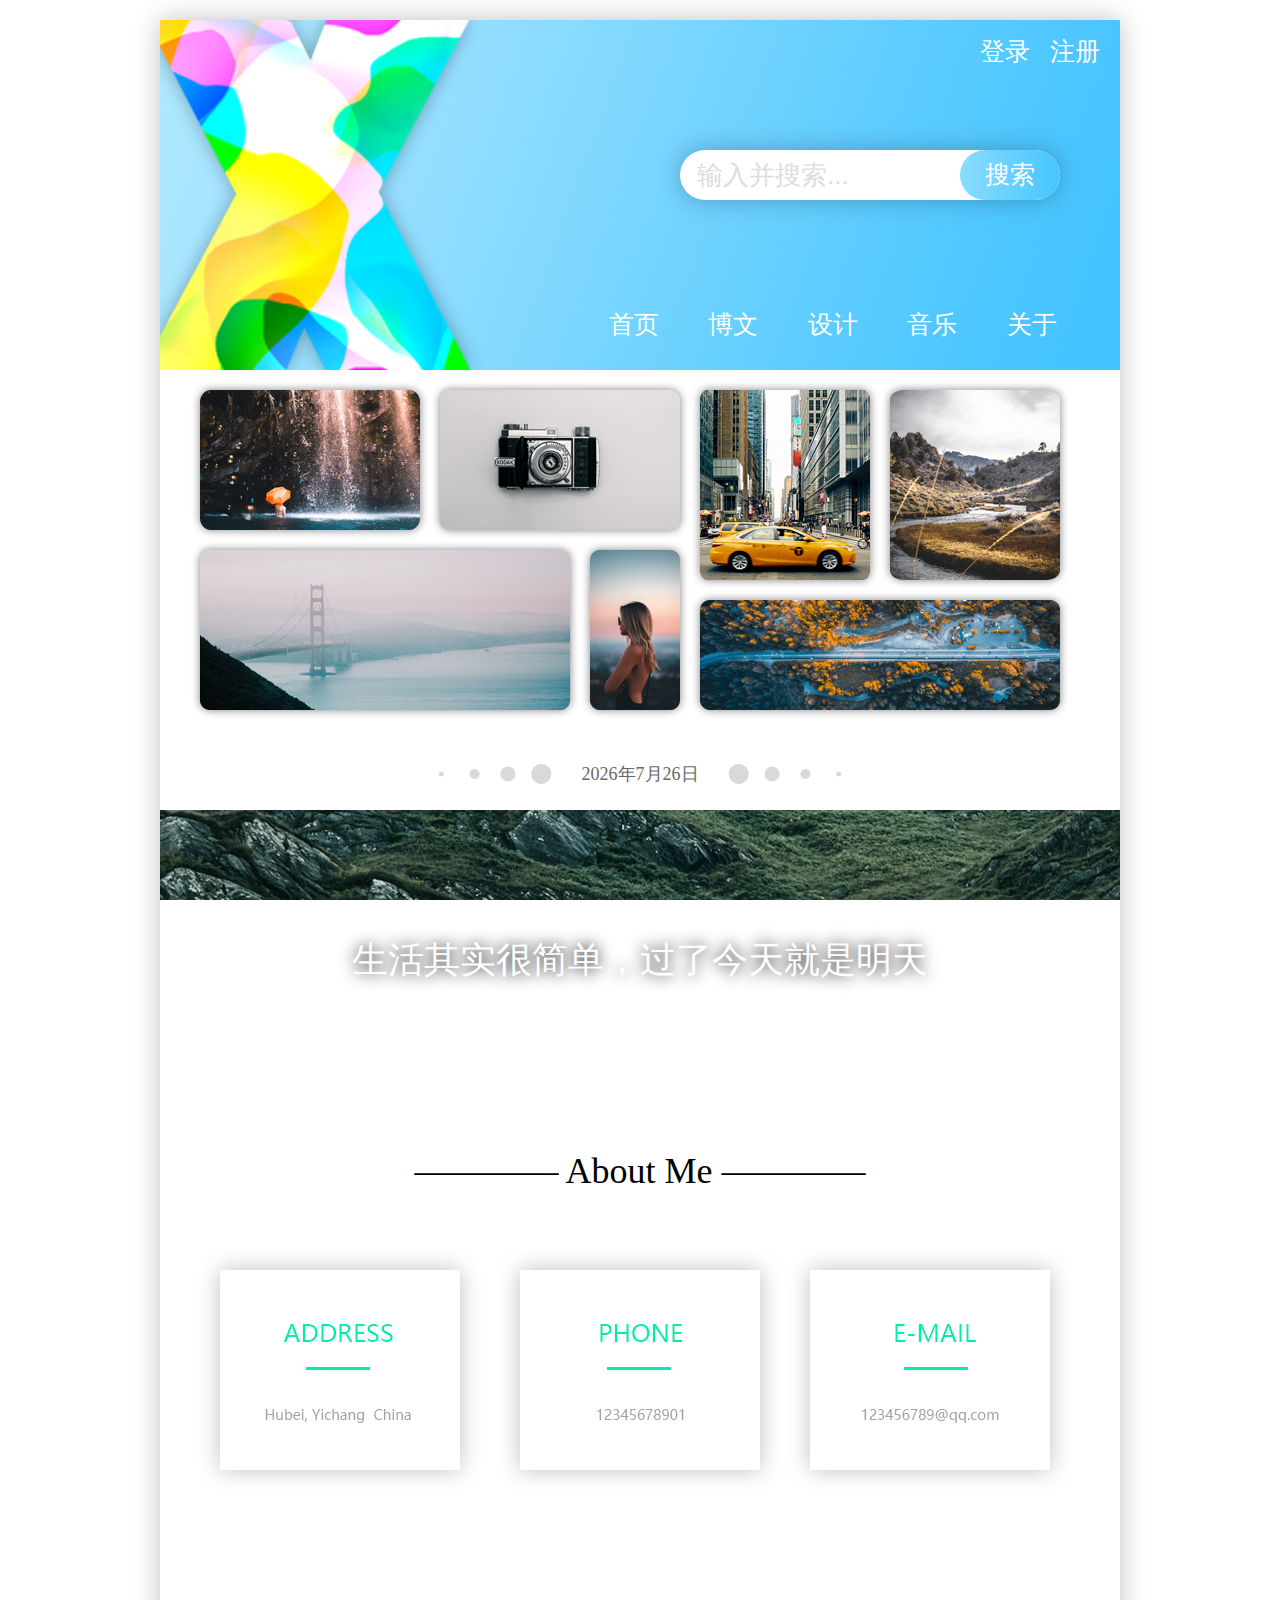
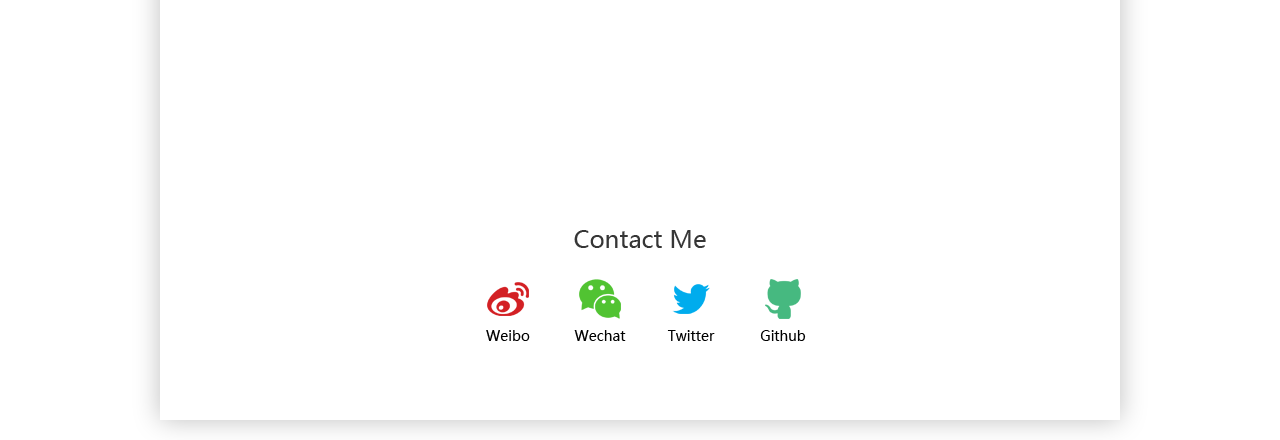
<file: BlogDemo/index.html>
<!DOCTYPE html>
<html>
	<link rel="stylesheet" type="text/css" href="css/public.css" />
	<link rel="stylesheet" type="text/css" href="css/index.css" />
	<script src="js/public.js" type="text/javascript" charset="utf-8"></script>

	<head>
		<meta charset="utf-8" />
		<title>我的主页</title>
		<link rel="shortcut icon" href="img/icon.png" />
	</head>

	<body>
		<div id="bg">
			<div id="head">
				<div id="login">
					<a href="login/">登录</a>
					&nbsp;&nbsp;&nbsp;
					<a href="login/">注册</a>
				</div>
				<div id="logo">
				</div>
				<div id="inputbox">
					<input type="text" id="input" placeholder="输入并搜索..." />
					<div id="searchbtn">
						<a href="javascript:void(0)" onclick="cleanText('input')">搜索</a>
					</div>
				</div>
				<table id="banner">
					<tr>
						<td>
							首页
						</td>
						<td>
							<a href="blog/">博文</a>
						</td>
						<td>
							<a href="#">设计</a>
						</td>
						<td>
							<a href="#">音乐</a>
						</td>
						<td>
							<a href="#">关于</a>
						</td>
					</tr>
				</table>
			</div>
			<div id="imgbox">
			</div>
			<div id="data_tip">
				<script type="text/javascript">
					var date_now = new Date;
					var m = date_now.getMonth() + 1;
					document.write(date_now.getFullYear() + "年" + m + "月" + date_now.getDate() + "日");
				</script>
			</div>
			<div class="activebg firstbg">
				<div id="tip1">
					生活其实很简单，过了今天就是明天
				</div>
			</div>
			<div id="aboutme">
				———— About Me ————
			</div>
			<div id="info">
			</div>
			<div class="activebg secondbg">
				<div id="tip2">
					Design comes from life <br> 设计源于生活
				</div>
			</div>
			<div id="contact_me">
			</div>
		</div>
		<div id="player">
			<iframe frameborder="no" border="0" marginwidth="0" marginheight="0" width=280 height=86 src="https://music.163.com/outchain/player?type=2&id=27566017&auto=1&height=66"></iframe>
		</div>
	</body>

</html>
</file>
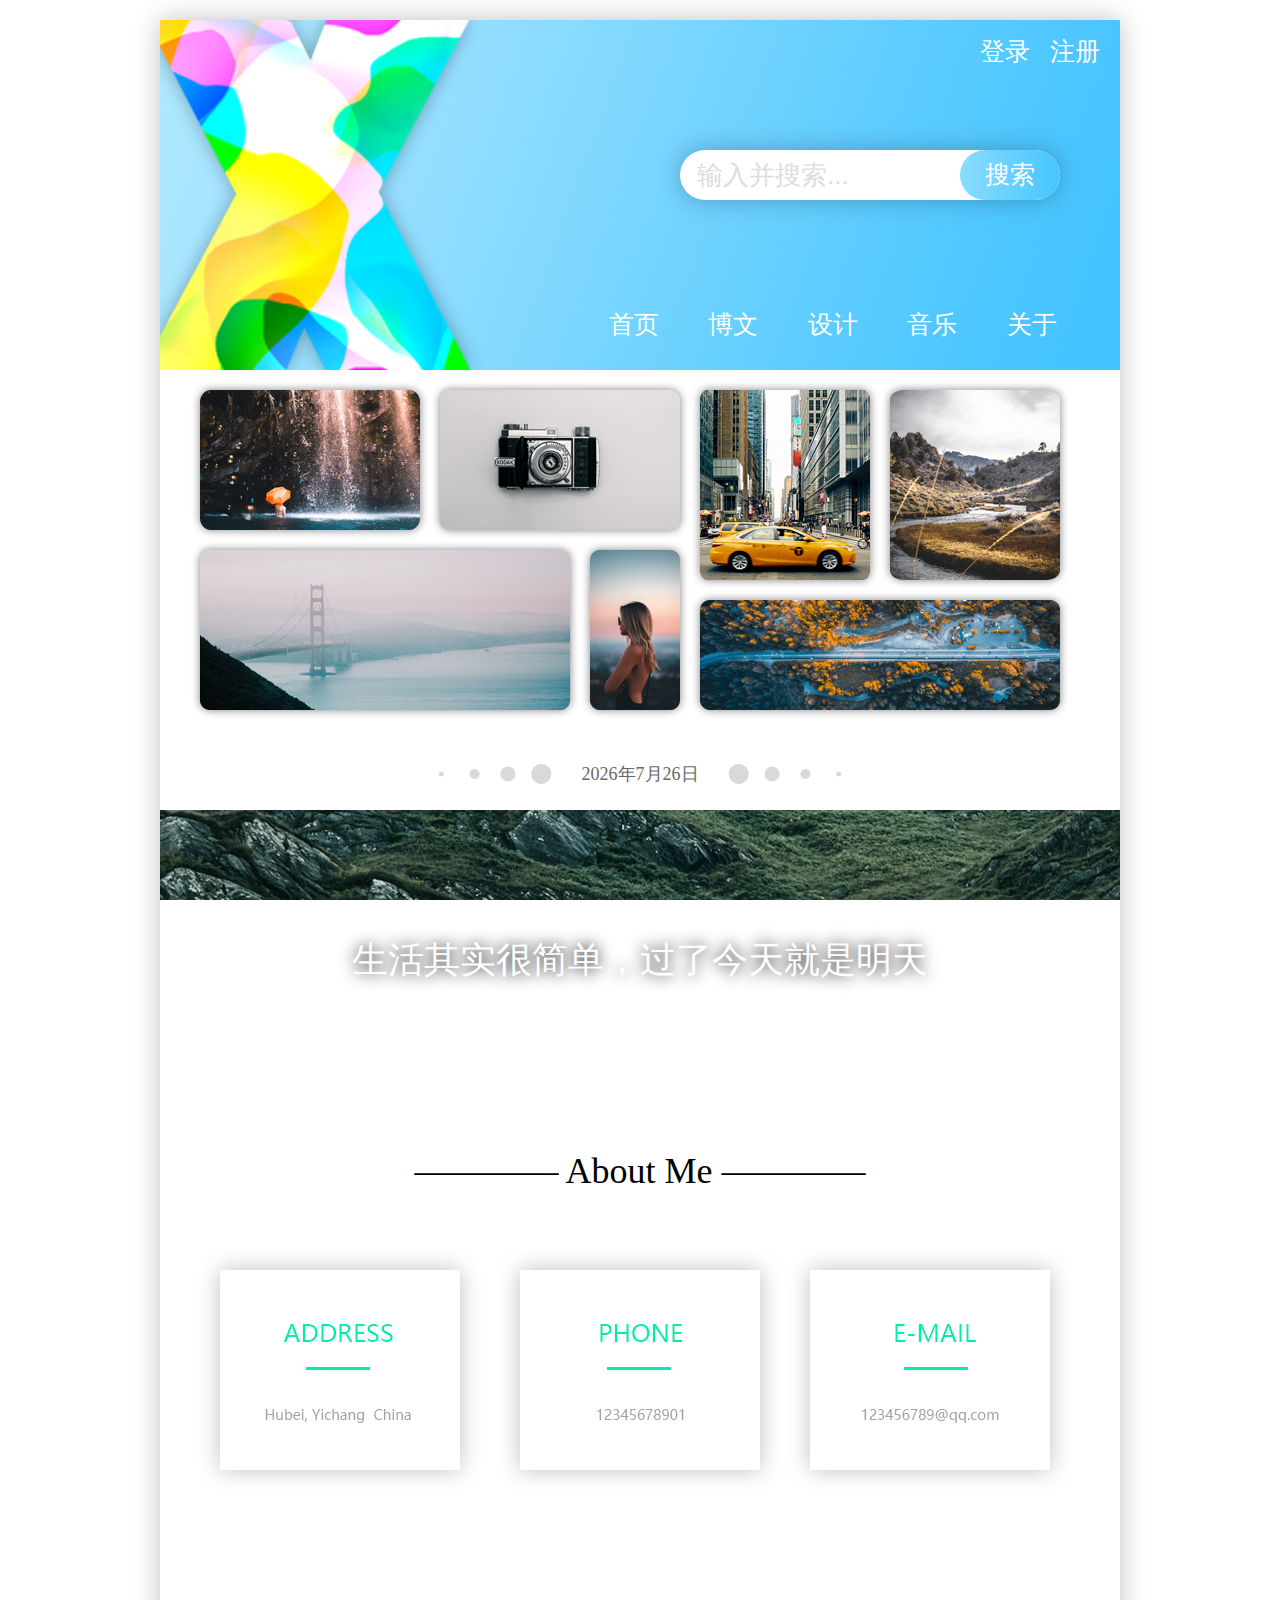
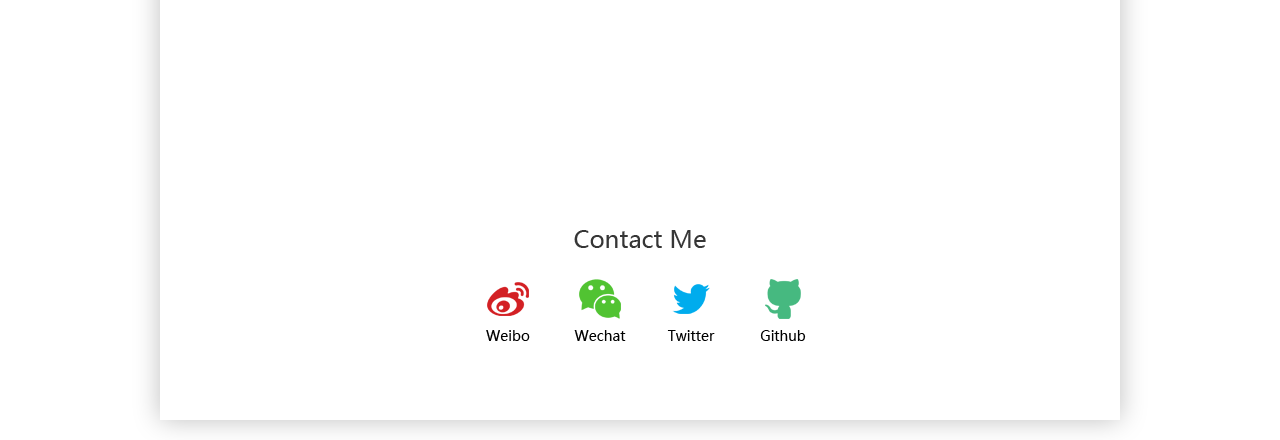
<file: blogdemo/index.html>
<!DOCTYPE html>
<html>
	<link rel="stylesheet" type="text/css" href="css/public.css" />
	<link rel="stylesheet" type="text/css" href="css/index.css" />
	<script src="js/public.js" type="text/javascript" charset="utf-8"></script>

	<head>
		<meta charset="utf-8" />
		<title>我的主页</title>
		<link rel="shortcut icon" href="img/icon.png" />
	</head>

	<body>
		<div id="bg">
			<div id="head">
				<div id="login">
					<a href="login.html">登录</a>
					&nbsp;&nbsp;&nbsp;
					<a href="login.html">注册</a>
				</div>
				<div id="logo">
				</div>
				<div id="inputbox">
					<input type="text" id="input" placeholder="输入并搜索..." />
					<div id="searchbtn">
						<a href="javascript:void(0)" onclick="cleanText('input')">搜索</a>
					</div>
				</div>
				<table id="banner">
					<tr>
						<td>
							首页
						</td>
						<td>
							<a href="blog.html">博文</a>
						</td>
						<td>
							<a href="#">设计</a>
						</td>
						<td>
							<a href="#">音乐</a>
						</td>
						<td>
							<a href="#">关于</a>
						</td>
					</tr>
				</table>
			</div>
			<div id="imgbox">
			</div>
			<div id="data_tip">
				<script type="text/javascript">
					var date_now = new Date;
					var m = date_now.getMonth() + 1;
					document.write(date_now.getFullYear() + "年" + m + "月" + date_now.getDate() + "日");
				</script>
			</div>
			<div class="activebg firstbg">
				<div id="tip1">
					生活其实很简单，过了今天就是明天
				</div>
			</div>
			<div id="aboutme">
				———— About Me ————
			</div>
			<div id="info">
			</div>
			<div class="activebg secondbg">
				<div id="tip2">
					Design comes from life <br> 设计源于生活
				</div>
			</div>
			<div id="contact_me">
			</div>
		</div>
		<div id="player">
			<iframe frameborder="no" border="0" marginwidth="0" marginheight="0" width=280 height=86 src="http://music.163.com/outchain/player?type=2&id=27566017&auto=1&height=66"></iframe>
		</div>
	</body>

</html>
</file>
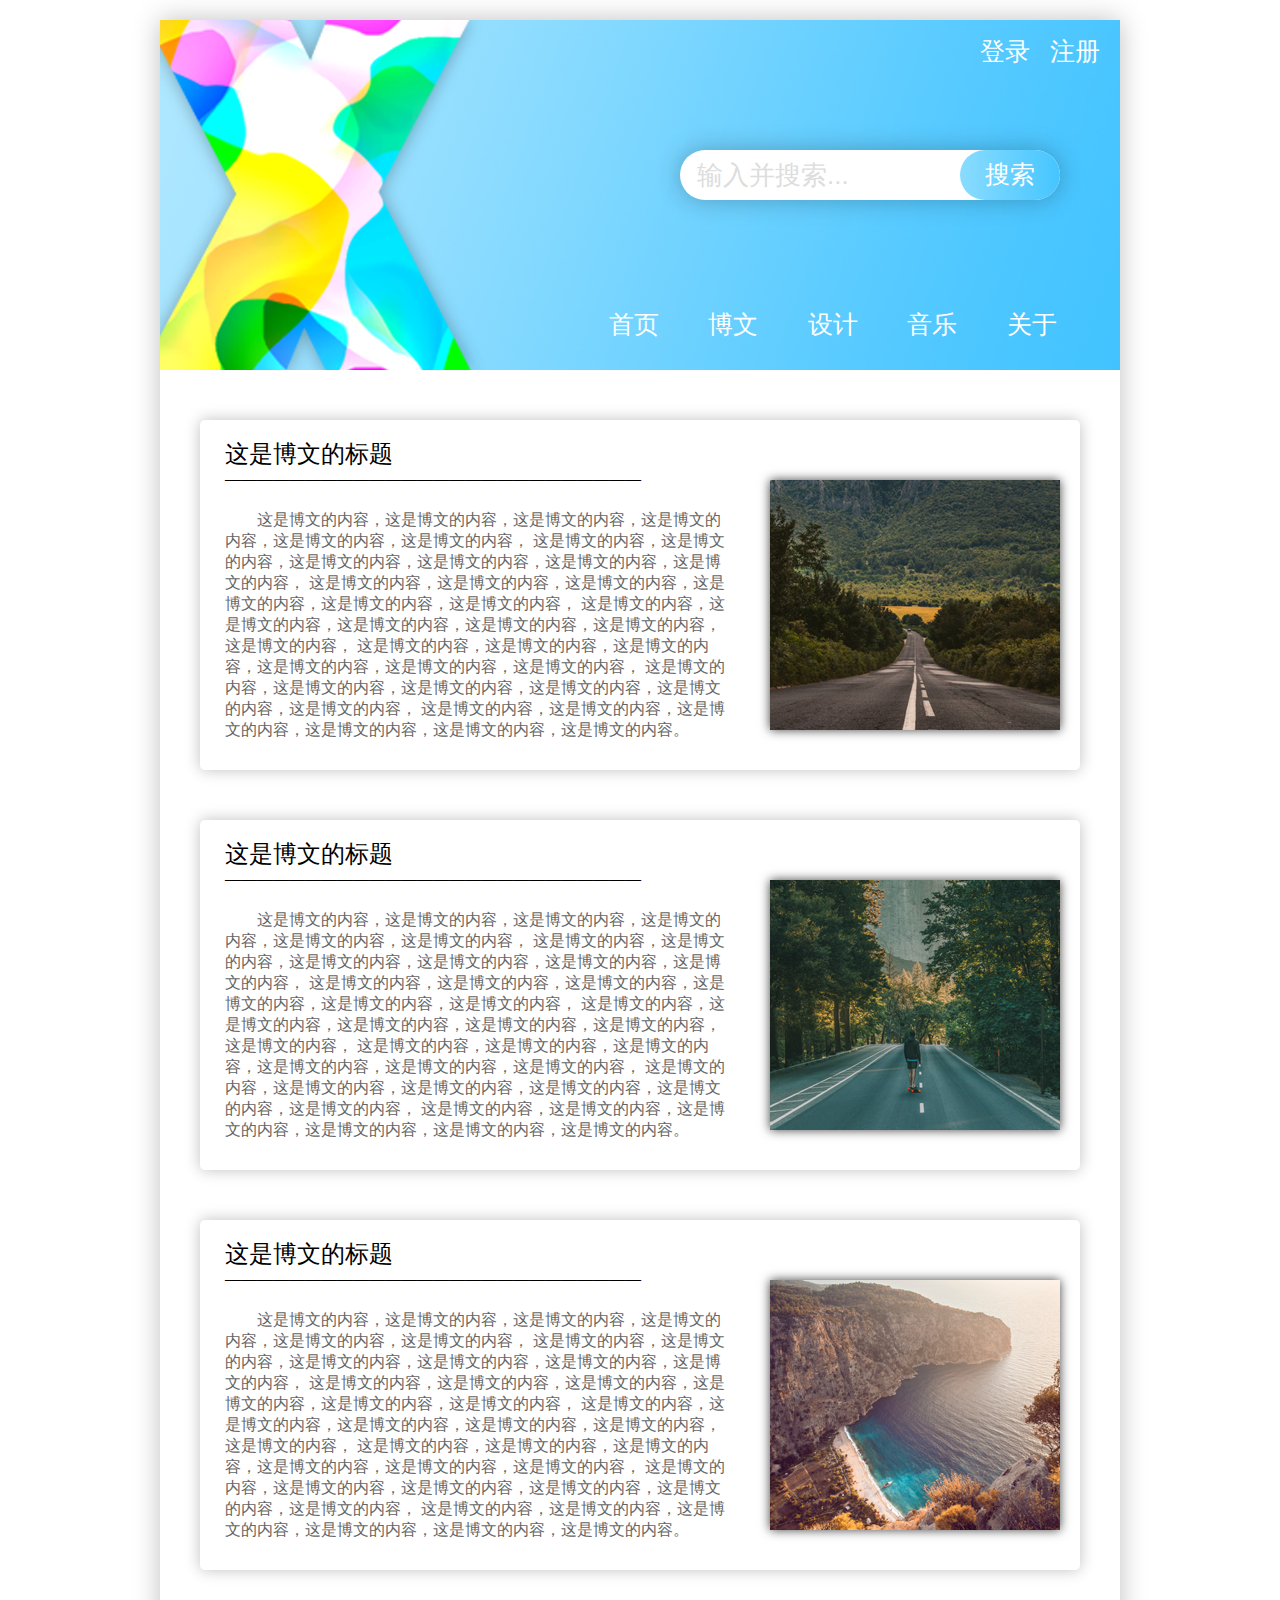
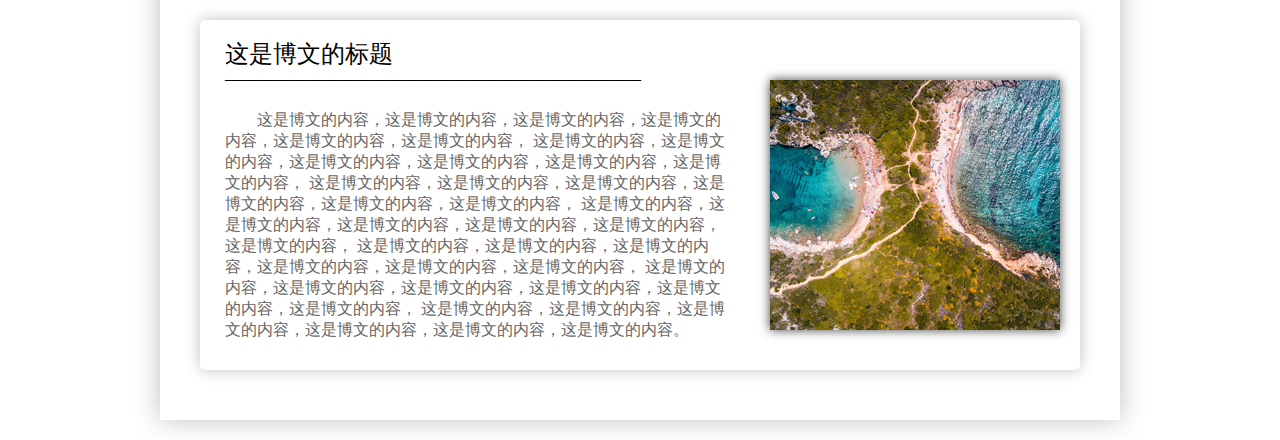
<file: BlogDemo/blog/index.html>
<!DOCTYPE html>
<html>
	<link rel="stylesheet" type="text/css" href="../css/blog.css"/>
	<link rel="stylesheet" type="text/css" href="../css/public.css" />
	<script src="../js/public.js" type="text/javascript" charset="utf-8"></script>

	<head>
		<meta charset="utf-8" />
		<title>我的博文</title>
		<link rel="shortcut icon" href="../img/icon.png" />
	</head>

	<body>
		<div id="bg">
			<div id="head">
				<div id="login">
					<a href="../login/index.html">登录</a>
					&nbsp;&nbsp;&nbsp;
					<a href="../login/index.html">注册</a>
				</div>
				<div id="logo">
				</div>
				<div id="inputbox">
					<input type="text" id="input" placeholder="输入并搜索..." />
					<div id="searchbtn">
						<a href="javascript:void(0)" onclick="cleanText('input')">搜索</a>
					</div>
				</div>
				<table id="banner">
					<tr>
						<td>
							<a href="../index.html">首页</a>
						</td>
						<td>
							博文
						</td>
						<td>
							<a href="#">设计</a>
						</td>
						<td>
							<a href="#">音乐</a>
						</td>
						<td>
							<a href="#">关于</a>
						</td>
					</tr>
				</table>
			</div>
			<div class="container box1">
				<div class="title">
					<a href="#">这是博文的标题</a><br />
					——————————————————————————
				</div>
				<div class="content">
					这是博文的内容，这是博文的内容，这是博文的内容，这是博文的内容，这是博文的内容，这是博文的内容，
					这是博文的内容，这是博文的内容，这是博文的内容，这是博文的内容，这是博文的内容，这是博文的内容，
					这是博文的内容，这是博文的内容，这是博文的内容，这是博文的内容，这是博文的内容，这是博文的内容，
					这是博文的内容，这是博文的内容，这是博文的内容，这是博文的内容，这是博文的内容，这是博文的内容，
					这是博文的内容，这是博文的内容，这是博文的内容，这是博文的内容，这是博文的内容，这是博文的内容，
					这是博文的内容，这是博文的内容，这是博文的内容，这是博文的内容，这是博文的内容，这是博文的内容，
					这是博文的内容，这是博文的内容，这是博文的内容，这是博文的内容，这是博文的内容，这是博文的内容。
				</div>
				<div class="img img1">
				</div>
			</div>
			<div class="container box2">
				<div class="title">
					<a href="#">这是博文的标题</a><br />
					——————————————————————————
				</div>
				<div class="content">
					这是博文的内容，这是博文的内容，这是博文的内容，这是博文的内容，这是博文的内容，这是博文的内容，
					这是博文的内容，这是博文的内容，这是博文的内容，这是博文的内容，这是博文的内容，这是博文的内容，
					这是博文的内容，这是博文的内容，这是博文的内容，这是博文的内容，这是博文的内容，这是博文的内容，
					这是博文的内容，这是博文的内容，这是博文的内容，这是博文的内容，这是博文的内容，这是博文的内容，
					这是博文的内容，这是博文的内容，这是博文的内容，这是博文的内容，这是博文的内容，这是博文的内容，
					这是博文的内容，这是博文的内容，这是博文的内容，这是博文的内容，这是博文的内容，这是博文的内容，
					这是博文的内容，这是博文的内容，这是博文的内容，这是博文的内容，这是博文的内容，这是博文的内容。
				</div>
				<div class="img img2">
				</div>
			</div>
			<div class="container box3">
				<div class="title">
					<a href="#">这是博文的标题</a><br />
					——————————————————————————
				</div>
				<div class="content">
					这是博文的内容，这是博文的内容，这是博文的内容，这是博文的内容，这是博文的内容，这是博文的内容，
					这是博文的内容，这是博文的内容，这是博文的内容，这是博文的内容，这是博文的内容，这是博文的内容，
					这是博文的内容，这是博文的内容，这是博文的内容，这是博文的内容，这是博文的内容，这是博文的内容，
					这是博文的内容，这是博文的内容，这是博文的内容，这是博文的内容，这是博文的内容，这是博文的内容，
					这是博文的内容，这是博文的内容，这是博文的内容，这是博文的内容，这是博文的内容，这是博文的内容，
					这是博文的内容，这是博文的内容，这是博文的内容，这是博文的内容，这是博文的内容，这是博文的内容，
					这是博文的内容，这是博文的内容，这是博文的内容，这是博文的内容，这是博文的内容，这是博文的内容。
				</div>
				<div class="img img3">
				</div>
			</div>
			<div class="container box4">
				<div class="title">
					<a href="#">这是博文的标题</a><br />
					——————————————————————————
				</div>
				<div class="content">
					这是博文的内容，这是博文的内容，这是博文的内容，这是博文的内容，这是博文的内容，这是博文的内容，
					这是博文的内容，这是博文的内容，这是博文的内容，这是博文的内容，这是博文的内容，这是博文的内容，
					这是博文的内容，这是博文的内容，这是博文的内容，这是博文的内容，这是博文的内容，这是博文的内容，
					这是博文的内容，这是博文的内容，这是博文的内容，这是博文的内容，这是博文的内容，这是博文的内容，
					这是博文的内容，这是博文的内容，这是博文的内容，这是博文的内容，这是博文的内容，这是博文的内容，
					这是博文的内容，这是博文的内容，这是博文的内容，这是博文的内容，这是博文的内容，这是博文的内容，
					这是博文的内容，这是博文的内容，这是博文的内容，这是博文的内容，这是博文的内容，这是博文的内容。
				</div>
				<div class="img img4">
				</div>
			</div>
		</div>
	</body>

</html>
</file>
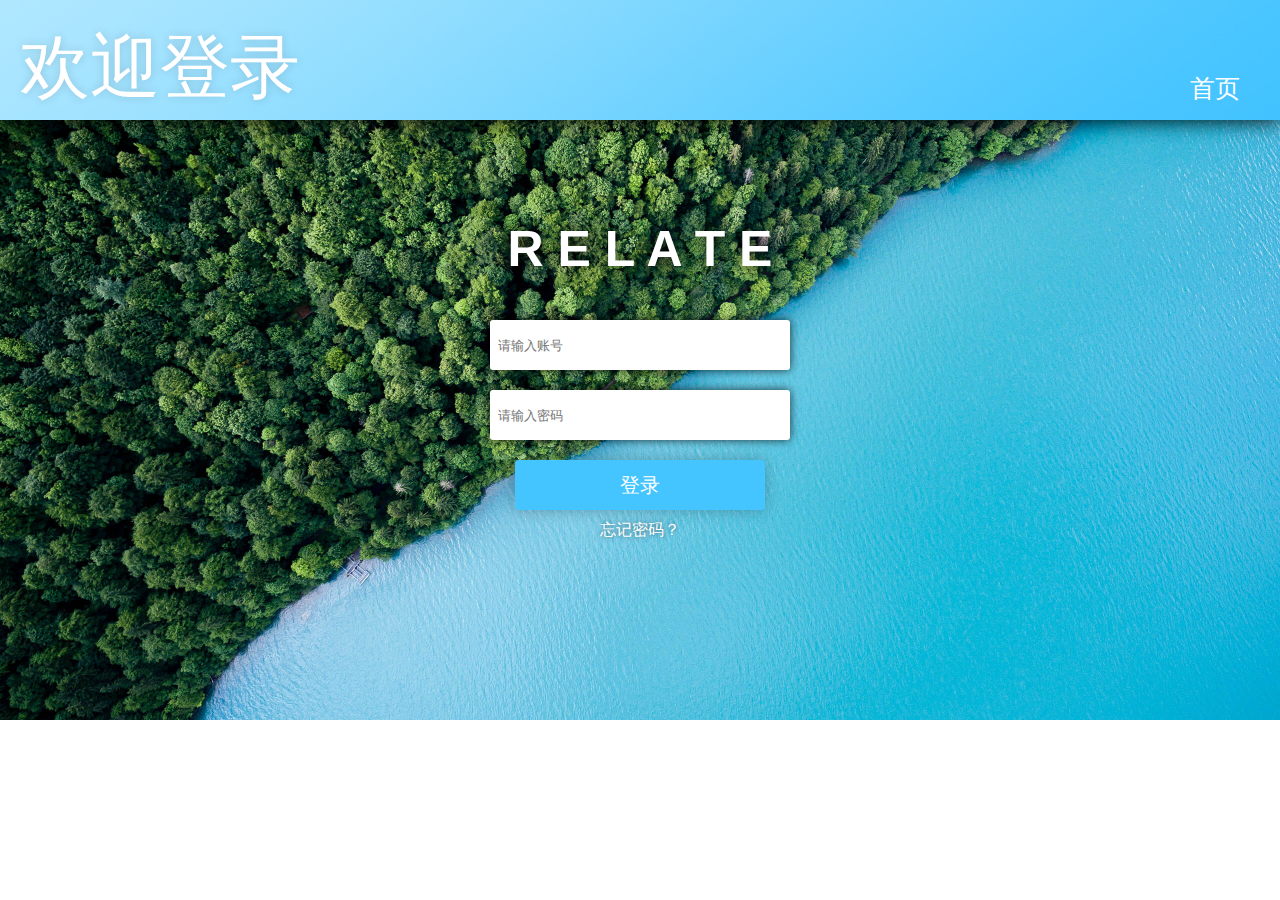
<file: BlogDemo/login/index.html>
<!DOCTYPE html>
<html>
	<link rel="stylesheet" type="text/css" href="../css/login.css"/>
	<script src="../js/login.js" type="text/javascript" charset="utf-8"></script>
	
	<head>
		<meta charset="UTF-8">
		<title>登录</title>
		<link rel="shortcut icon" href="../img/icon.png" />
	</head>
	<body>
		<div id="head">
			<div id="welcome">
				欢迎登录
			</div>
			<div id="back">
				<a href="../index.html">首页</a>
			</div>
		</div>
		<div id="main">
			<div id="tip">
				R E L A T E
			</div>
			<form action="" method="get">
				<div id="username">
					<input class="input_box" type="text" placeholder="请输入账号" name="username"/>
				</div>
				<div id="password">
					<input class="input_box" type="password" placeholder="请输入密码" name="password"/>
				</div>
				<button id="submit" type="submit" onmouseover="style1('submit')" onmouseleave="style2('submit')">登录</button>
			</form>
			<div id="lost_password">
				<a href="#">忘记密码？</a>
			</div>
		</div>
	</body>
</html>
</file>
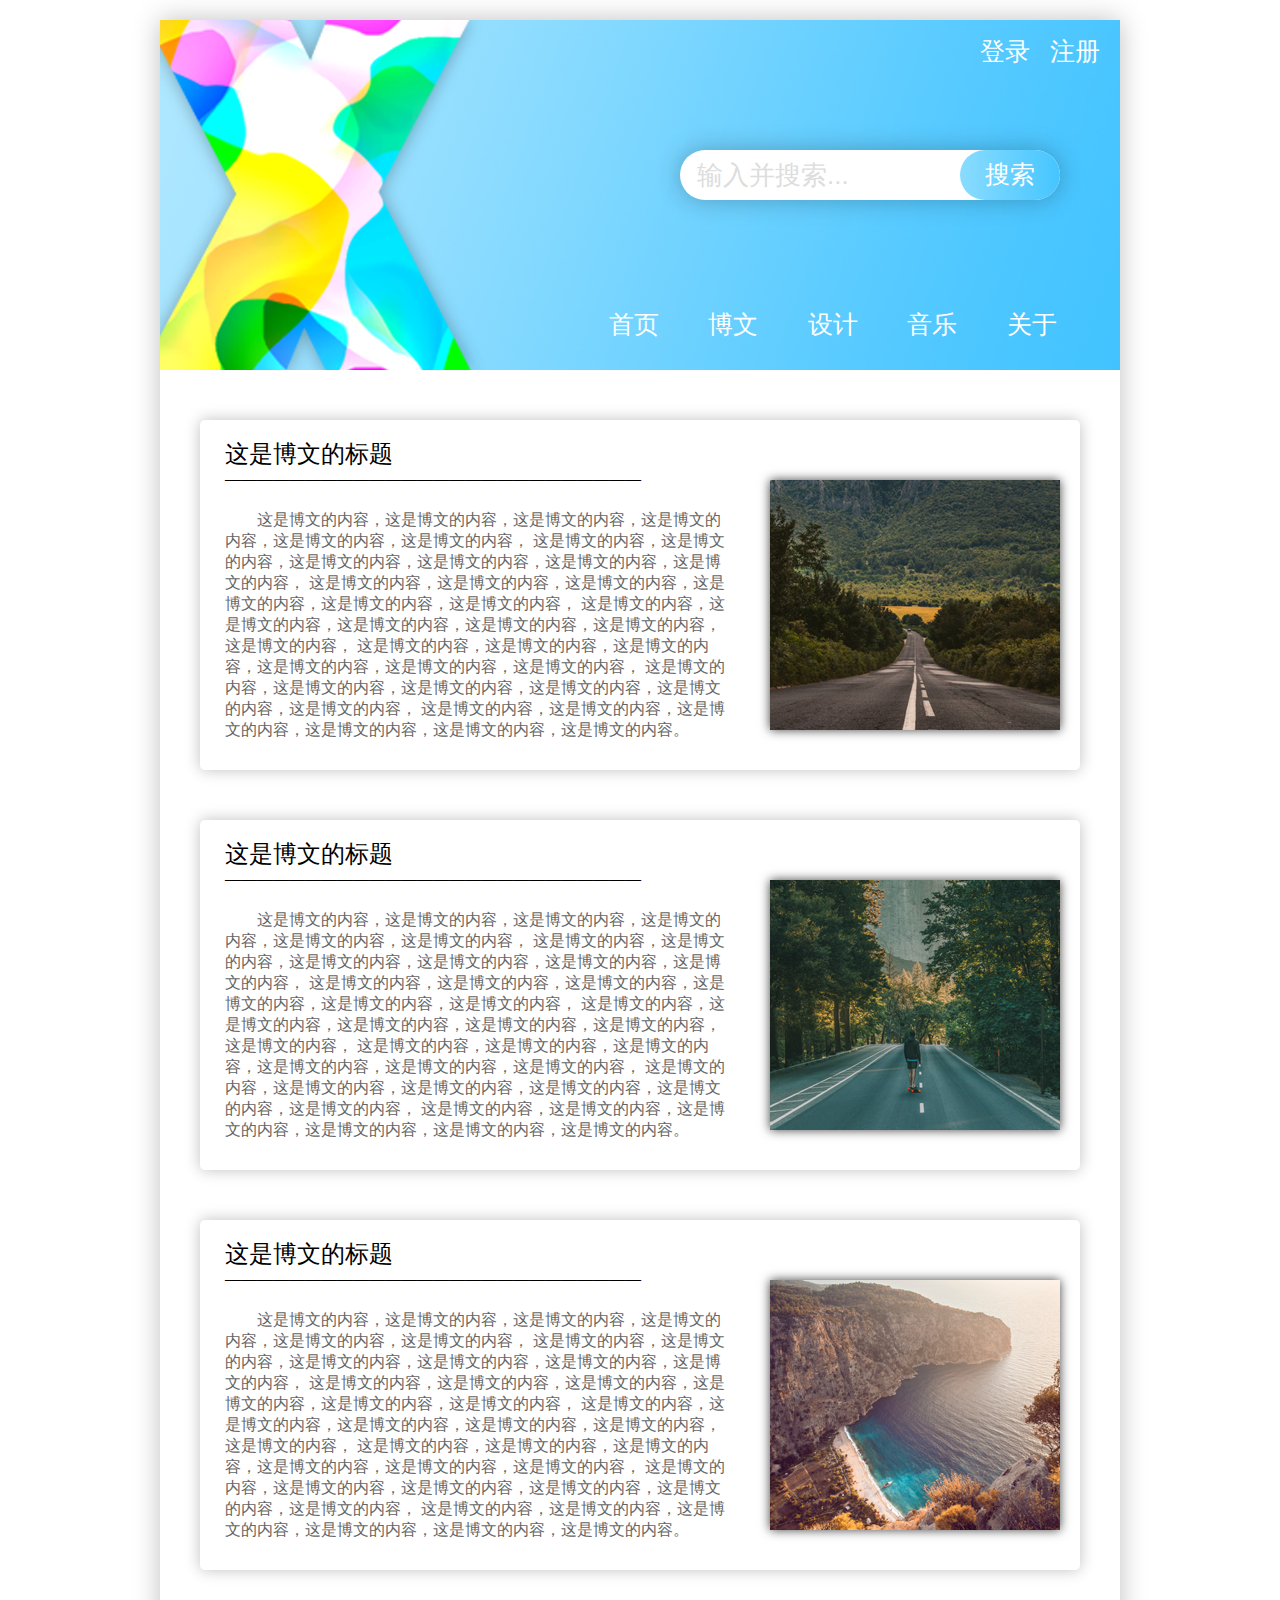
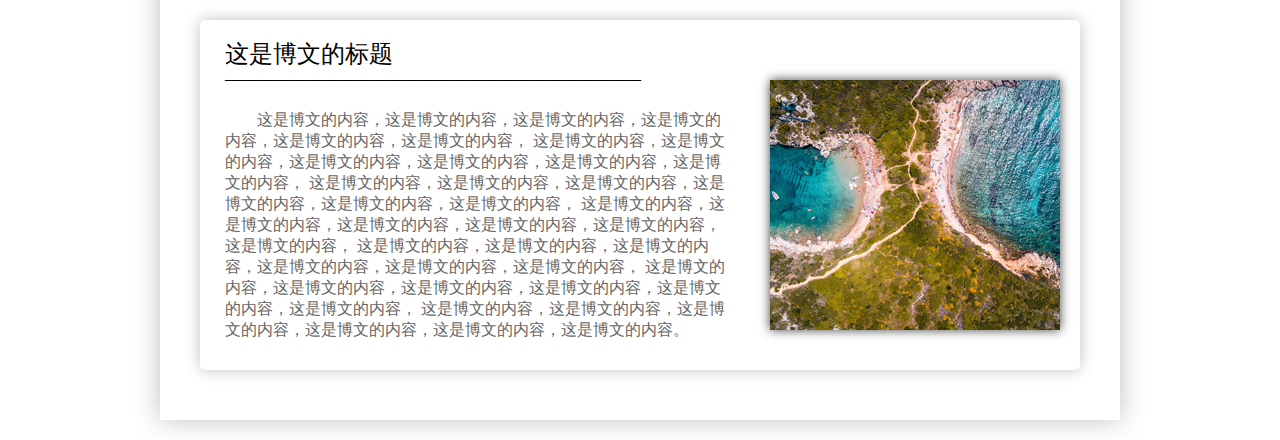
<file: blogdemo/blog.html>
<!DOCTYPE html>
<html>
	<link rel="stylesheet" type="text/css" href="css/blog.css"/>
	<link rel="stylesheet" type="text/css" href="css/public.css" />
	<script src="js/public.js" type="text/javascript" charset="utf-8"></script>

	<head>
		<meta charset="utf-8" />
		<title>我的博文</title>
		<link rel="shortcut icon" href="img/icon.png" />
	</head>

	<body>
		<div id="bg">
			<div id="head">
				<div id="login">
					<a href="login.html">登录</a>
					&nbsp;&nbsp;&nbsp;
					<a href="login.html">注册</a>
				</div>
				<div id="logo">
				</div>
				<div id="inputbox">
					<input type="text" id="input" placeholder="输入并搜索..." />
					<div id="searchbtn">
						<a href="javascript:void(0)" onclick="cleanText('input')">搜索</a>
					</div>
				</div>
				<table id="banner">
					<tr>
						<td>
							<a href="index.html">首页</a>
						</td>
						<td>
							博文
						</td>
						<td>
							<a href="#">设计</a>
						</td>
						<td>
							<a href="#">音乐</a>
						</td>
						<td>
							<a href="#">关于</a>
						</td>
					</tr>
				</table>
			</div>
			<div class="container box1">
				<div class="title">
					<a href="#">这是博文的标题</a><br />
					——————————————————————————
				</div>
				<div class="content">
					这是博文的内容，这是博文的内容，这是博文的内容，这是博文的内容，这是博文的内容，这是博文的内容，
					这是博文的内容，这是博文的内容，这是博文的内容，这是博文的内容，这是博文的内容，这是博文的内容，
					这是博文的内容，这是博文的内容，这是博文的内容，这是博文的内容，这是博文的内容，这是博文的内容，
					这是博文的内容，这是博文的内容，这是博文的内容，这是博文的内容，这是博文的内容，这是博文的内容，
					这是博文的内容，这是博文的内容，这是博文的内容，这是博文的内容，这是博文的内容，这是博文的内容，
					这是博文的内容，这是博文的内容，这是博文的内容，这是博文的内容，这是博文的内容，这是博文的内容，
					这是博文的内容，这是博文的内容，这是博文的内容，这是博文的内容，这是博文的内容，这是博文的内容。
				</div>
				<div class="img img1">
				</div>
			</div>
			<div class="container box2">
				<div class="title">
					<a href="#">这是博文的标题</a><br />
					——————————————————————————
				</div>
				<div class="content">
					这是博文的内容，这是博文的内容，这是博文的内容，这是博文的内容，这是博文的内容，这是博文的内容，
					这是博文的内容，这是博文的内容，这是博文的内容，这是博文的内容，这是博文的内容，这是博文的内容，
					这是博文的内容，这是博文的内容，这是博文的内容，这是博文的内容，这是博文的内容，这是博文的内容，
					这是博文的内容，这是博文的内容，这是博文的内容，这是博文的内容，这是博文的内容，这是博文的内容，
					这是博文的内容，这是博文的内容，这是博文的内容，这是博文的内容，这是博文的内容，这是博文的内容，
					这是博文的内容，这是博文的内容，这是博文的内容，这是博文的内容，这是博文的内容，这是博文的内容，
					这是博文的内容，这是博文的内容，这是博文的内容，这是博文的内容，这是博文的内容，这是博文的内容。
				</div>
				<div class="img img2">
				</div>
			</div>
			<div class="container box3">
				<div class="title">
					<a href="#">这是博文的标题</a><br />
					——————————————————————————
				</div>
				<div class="content">
					这是博文的内容，这是博文的内容，这是博文的内容，这是博文的内容，这是博文的内容，这是博文的内容，
					这是博文的内容，这是博文的内容，这是博文的内容，这是博文的内容，这是博文的内容，这是博文的内容，
					这是博文的内容，这是博文的内容，这是博文的内容，这是博文的内容，这是博文的内容，这是博文的内容，
					这是博文的内容，这是博文的内容，这是博文的内容，这是博文的内容，这是博文的内容，这是博文的内容，
					这是博文的内容，这是博文的内容，这是博文的内容，这是博文的内容，这是博文的内容，这是博文的内容，
					这是博文的内容，这是博文的内容，这是博文的内容，这是博文的内容，这是博文的内容，这是博文的内容，
					这是博文的内容，这是博文的内容，这是博文的内容，这是博文的内容，这是博文的内容，这是博文的内容。
				</div>
				<div class="img img3">
				</div>
			</div>
			<div class="container box4">
				<div class="title">
					<a href="#">这是博文的标题</a><br />
					——————————————————————————
				</div>
				<div class="content">
					这是博文的内容，这是博文的内容，这是博文的内容，这是博文的内容，这是博文的内容，这是博文的内容，
					这是博文的内容，这是博文的内容，这是博文的内容，这是博文的内容，这是博文的内容，这是博文的内容，
					这是博文的内容，这是博文的内容，这是博文的内容，这是博文的内容，这是博文的内容，这是博文的内容，
					这是博文的内容，这是博文的内容，这是博文的内容，这是博文的内容，这是博文的内容，这是博文的内容，
					这是博文的内容，这是博文的内容，这是博文的内容，这是博文的内容，这是博文的内容，这是博文的内容，
					这是博文的内容，这是博文的内容，这是博文的内容，这是博文的内容，这是博文的内容，这是博文的内容，
					这是博文的内容，这是博文的内容，这是博文的内容，这是博文的内容，这是博文的内容，这是博文的内容。
				</div>
				<div class="img img4">
				</div>
			</div>
		</div>
	</body>

</html>
</file>
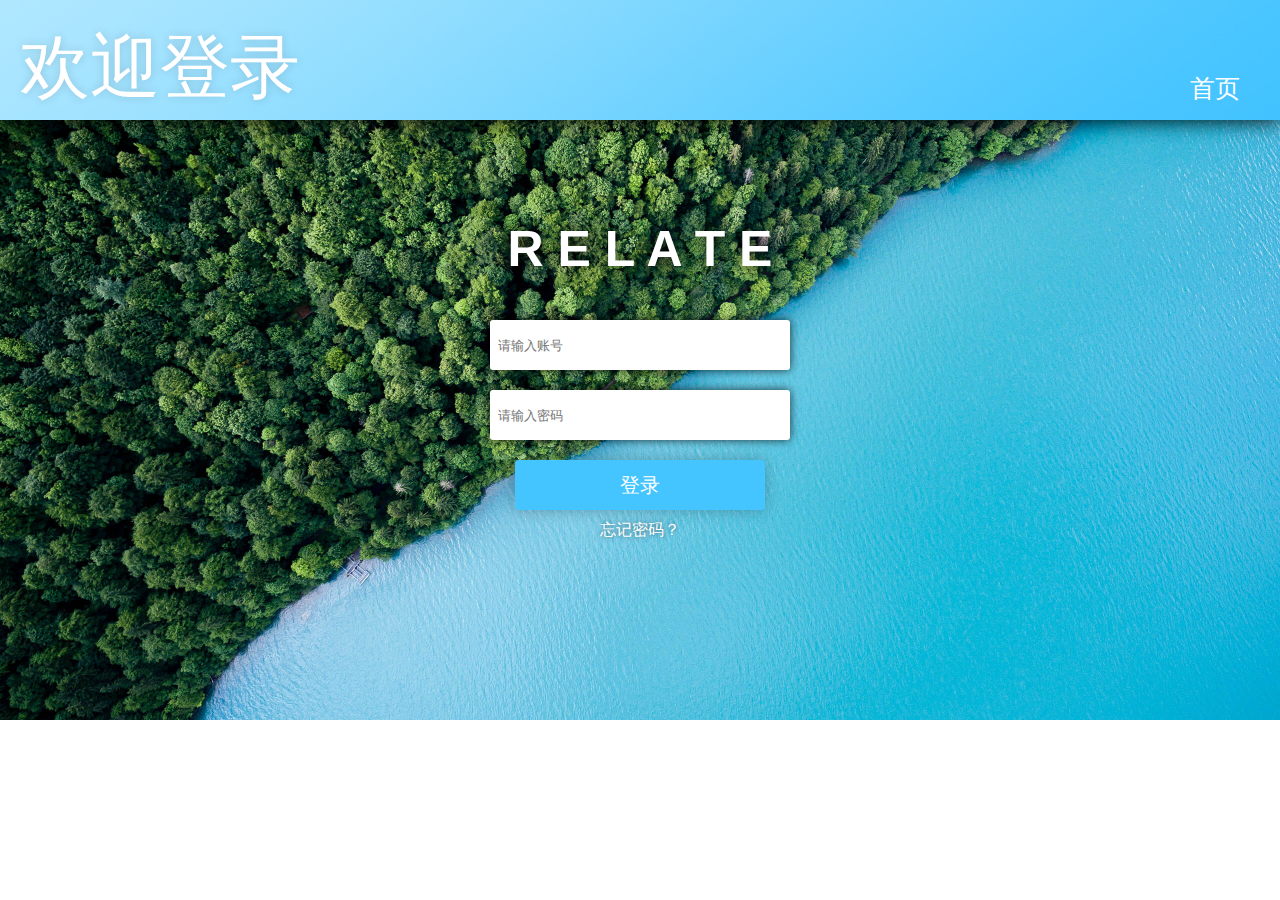
<file: blogdemo/login.html>
<!DOCTYPE html>
<html>
	<link rel="stylesheet" type="text/css" href="css/login.css"/>
	<script src="js/login.js" type="text/javascript" charset="utf-8"></script>
	
	<head>
		<meta charset="UTF-8">
		<title>登录</title>
		<link rel="shortcut icon" href="img/icon.png" />
	</head>
	<body>
		<div id="head">
			<div id="welcome">
				欢迎登录
			</div>
			<div id="back">
				<a href="index.html">首页</a>
			</div>
		</div>
		<div id="main">
			<div id="tip">
				R E L A T E
			</div>
			<form action="" method="get">
				<div id="username">
					<input class="input_box" type="text" placeholder="请输入账号" name="username"/>
				</div>
				<div id="password">
					<input class="input_box" type="password" placeholder="请输入密码" name="password"/>
				</div>
				<button id="submit" type="submit" onmouseover="style1('submit')" onmouseleave="style2('submit')">登录</button>
			</form>
			<div id="lost_password">
				<a href="#">忘记密码？</a>
			</div>
		</div>
	</body>
</html>
</file>
<file: BlogDemo/css/public.css>
#head a:link {
    color: white;
    font-size: 25px;
    text-decoration: none;
    font-family: "微软雅黑";
}

#head a:visited {
    color: white;
}

#head a:hover {
    color: chartreuse;
}

#bg {
    box-shadow: 0px 0px 25px rgba(0, 0, 0, 0.25);
    margin: 20px auto;
    padding: 0px;
    width: 960px;
    height: 2000px;
    position: relative;
}

#head {
    background-image: url(../img/head.jpg);
    position: absolute;
    margin: 0px auto;
    width: 960px;
    height: 350px;
    user-select:none;
    -ms-user-select:none;
    -moz-user-select:none;
    -webkit-user-select:none;
}

#logo {
    background-image: url(../img/logo.png);
    background-repeat: no-repeat;
    width 330px;
    height: 350px;
}

#login {
	position: absolute;
	top: 15px;
	right: 20px;
}

#inputbox {
    border-radius: 25px;
    background-color: #FFFFFF;
    box-shadow: 0px 0px 25px rgba(0, 0, 0, 0.25);
    position: absolute;
    top: 130px;
    left: 520px;
    width: 380px;
    height: 50px;
}

#input {
	appearance: none;
	position: absolute;
	left: 15px;
	border: none;
	outline: none;
	background: none;
	color: #88888;
	height: 48px;
	font-size: 26px;
	line-height: inherit;
}

input::-webkit-input-placeholder {
	/* WebKit browsers*/
    color: #DDD;
}

input:-moz-placeholder {
    /* Mozilla Firefox 4 to 18*/
    color: #DDD;
}

input::-moz-placeholder {
    /* Mozilla Firefox 19+*/
    color: #DDD;
}

input:-ms-input-placeholder {
    /* Internet Explorer 10+*/
    color: #DDD;
}


#searchbtn {
    top: 0px;
    right: 0px;
    width: 100px;
    height: inherit;
    color: white;
    font-size: 25px;
    font-family: "微软雅黑";
    text-align: center;
    line-height: 50px;
    position: absolute;
    border-radius: 25px;
    background: linear-gradient(to right, #8adcff, #45c5ff);
}

#banner {
    top: 285px;
    left: 400px;
    width: 500px;
    text-align: right;
    color: white;
    font-size: 25px;
    position: absolute;
    font-family: "微软雅黑";
}
</file>
<file: BlogDemo/css/index.css>
#img_div {
    top: 380px;
    left: 50px;
    width: 860px;
    height: 320px;
    position: relative;
    background-color: #45C5FF;
}

#imgbox {
    top: 360px;
    left: 30px;
    width: 880px;
    height: 340px;
    background-image: url(../img/imgs.png);
    position: absolute;
}

#data_tip {
    color: #696969;
    text-align: center;
    font-family: "微软雅黑";
    font-size: 18px;
    line-height: 21px;
    background-image: url(../img/dot.png);
    width: 404px;
    height: 21px;
    position: absolute;
    top: 744px;
    left: 278px;
}

.activebg {
    width: 960px;
    background: #fff;
    position: absolute;
    background-size: cover;
    background-repeat: no-repeat;
    background-attachment: fixed;
    background-position: center 0;
}

.firstbg {
    top: 790px;
    height: 300px;
    background-image: url(../img/henry-paul-579070-unsplash.jpg);
}

.secondbg {
    top: 1550px;
    height: 200px;
    background-image: url(../img/paul-gilmore-211347-unsplash.jpg);
}

#tip1 {
    width: 960px;
    height: 300px;
    font-size: 36px;
    color: rgb(255, 255, 255);
    font-family: "Microsoft YaHei";
    text-align: center;
    display: table-cell;
    vertical-align: middle;
    text-shadow: 0px 0px 15px rgba(0, 0, 0, 1);
}

#tip2 {
    width: 960px;
    height: 200px;
    font-size: 36px;
    color: rgb(255, 255, 255);
    font-family: "Microsoft YaHei";
    text-align: center;
    display: table-cell;
    vertical-align: middle;
}

#aboutme {
    width: 960px;
    position: absolute;
    top: 1130px;
    color: black;
    font-size: 36px;
    text-align: center;
    font-family: "Microsoft YaHei";
    user-select:none;
    -ms-user-select:none;
    -moz-user-select:none;
    -webkit-user-select:none;
}

#info {
	top: 1225px;
	width: 960px;
	height: 250px;
	position: absolute;
	background-image: url(../img/about_me.png);
}

#contact_me {
	top: 1810px;
	width: 960px;
	height: 111px;
	position: absolute;
	background-image: url(../img/contact_me.png);
}

#player {
	position: fixed;
	bottom: 15px;
	right: 10px;
}
</file>
<file: blogdemo/css/public.css>
#head a:link {
    color: white;
    font-size: 25px;
    text-decoration: none;
    font-family: "微软雅黑";
}

#head a:visited {
    color: white;
}

#head a:hover {
    color: chartreuse;
}

#bg {
    box-shadow: 0px 0px 25px rgba(0, 0, 0, 0.25);
    margin: 20px auto;
    padding: 0px;
    width: 960px;
    height: 2000px;
    position: relative;
}

#head {
    background-image: url(../img/head.jpg);
    position: absolute;
    margin: 0px auto;
    width: 960px;
    height: 350px;
    user-select:none;
    -ms-user-select:none;
    -moz-user-select:none;
    -webkit-user-select:none;
}

#logo {
    background-image: url(../img/logo.png);
    background-repeat: no-repeat;
    width 330px;
    height: 350px;
}

#login {
	position: absolute;
	top: 15px;
	right: 20px;
}

#inputbox {
    border-radius: 25px;
    background-color: #FFFFFF;
    box-shadow: 0px 0px 25px rgba(0, 0, 0, 0.25);
    position: absolute;
    top: 130px;
    left: 520px;
    width: 380px;
    height: 50px;
}

#input {
	appearance: none;
	position: absolute;
	left: 15px;
	border: none;
	outline: none;
	background: none;
	color: #88888;
	height: 48px;
	font-size: 26px;
	line-height: inherit;
}

input::-webkit-input-placeholder {
	/* WebKit browsers*/
    color: #DDD;
}

input:-moz-placeholder {
    /* Mozilla Firefox 4 to 18*/
    color: #DDD;
}

input::-moz-placeholder {
    /* Mozilla Firefox 19+*/
    color: #DDD;
}

input:-ms-input-placeholder {
    /* Internet Explorer 10+*/
    color: #DDD;
}


#searchbtn {
    top: 0px;
    right: 0px;
    width: 100px;
    height: inherit;
    color: white;
    font-size: 25px;
    font-family: "微软雅黑";
    text-align: center;
    line-height: 50px;
    position: absolute;
    border-radius: 25px;
    background: linear-gradient(to right, #8adcff, #45c5ff);
}

#banner {
    top: 285px;
    left: 400px;
    width: 500px;
    text-align: right;
    color: white;
    font-size: 25px;
    position: absolute;
    font-family: "微软雅黑";
}
</file>
<file: blogdemo/css/index.css>
#img_div {
    top: 380px;
    left: 50px;
    width: 860px;
    height: 320px;
    position: relative;
    background-color: #45C5FF;
}

#imgbox {
    top: 360px;
    left: 30px;
    width: 880px;
    height: 340px;
    background-image: url(../img/imgs.png);
    position: absolute;
}

#data_tip {
    color: #696969;
    text-align: center;
    font-family: "微软雅黑";
    font-size: 18px;
    line-height: 21px;
    background-image: url(../img/dot.png);
    width: 404px;
    height: 21px;
    position: absolute;
    top: 744px;
    left: 278px;
}

.activebg {
    width: 960px;
    background: #fff;
    position: absolute;
    background-size: cover;
    background-repeat: no-repeat;
    background-attachment: fixed;
    background-position: center 0;
}

.firstbg {
    top: 790px;
    height: 300px;
    background-image: url(../img/henry-paul-579070-unsplash.jpg);
}

.secondbg {
    top: 1550px;
    height: 200px;
    background-image: url(../img/paul-gilmore-211347-unsplash.jpg);
}

#tip1 {
    width: 960px;
    height: 300px;
    font-size: 36px;
    color: rgb(255, 255, 255);
    font-family: "Microsoft YaHei";
    text-align: center;
    display: table-cell;
    vertical-align: middle;
    text-shadow: 0px 0px 15px rgba(0, 0, 0, 1);
}

#tip2 {
    width: 960px;
    height: 200px;
    font-size: 36px;
    color: rgb(255, 255, 255);
    font-family: "Microsoft YaHei";
    text-align: center;
    display: table-cell;
    vertical-align: middle;
}

#aboutme {
    width: 960px;
    position: absolute;
    top: 1130px;
    color: black;
    font-size: 36px;
    text-align: center;
    font-family: "Microsoft YaHei";
    user-select:none;
    -ms-user-select:none;
    -moz-user-select:none;
    -webkit-user-select:none;
}

#info {
	top: 1225px;
	width: 960px;
	height: 250px;
	position: absolute;
	background-image: url(../img/about_me.png);
}

#contact_me {
	top: 1810px;
	width: 960px;
	height: 111px;
	position: absolute;
	background-image: url(../img/contact_me.png);
}

#player {
	position: fixed;
	bottom: 15px;
	right: 10px;
}
</file>
<file: BlogDemo/css/blog.css>
a:link {
    color: black;
	font-size: 24px;
    text-decoration: none;
	font-family: "Microsoft YaHei";
}

a:visited {
    color: black;
}

a:hover {
    color: chartreuse;
}

.container {
	background: white;
	left: 40px;
	width: 880px;
	height: 350px;
	position: absolute;
	border-radius: 5px;
	box-shadow: 0px 0px 15px rgba(0, 0, 0, 0.25);
}

.title {
	left: 25px;
	top: 20px;
	position: absolute;
	color: rgb(0, 0, 0);
	line-height: 1.2;
	text-align: left;
}

.content {
	position: absolute;
	top: 90px;
	left: 25px;
	width: 510px;
	color: #656565;
	text-indent: 2em;
}

.img {
	position: absolute;
	top: 60px;
	left: 570px;
	width: 290px;
	height: 250px;
    box-shadow: 0px 0px 10px rgba(0, 0, 0, 0.75);
}

.box1 {
	top: 400px;
}

.img1 {
	background-image: url(../img/img1.png);
}

.box2 {
	top: 800px;
}

.img2 {
	background-image: url(../img/img2.png);
}

.box3 {
	top: 1200px;
}

.img3 {
	background-image: url(../img/img3.png);
}

.box4 {
	top: 1600px;
}

.img4 {
	background-image: url(../img/img4.png);
}
</file>
<file: BlogDemo/css/login.css>
body {
	width: 100%;
	padding: 0px;
	margin: 0px;
	background-image: url(../img/andreas-gucklhorn-285567-unsplash.jpg);
	background-size: cover;
	background-repeat: no-repeat;
}

#head {
	position: absolute;
	width: 100%;
	height: 120px;
	background-image: url(../img/head.jpg);
	background-size: 100% 100%;
	box-shadow: 0px 0px 20px rgba(0, 0, 0, 1);
}

#head a:link {
    color: white;
    font-size: 25px;
    text-decoration: none;
    font-family: "微软雅黑";
}

#head a:visited {
    color: white;
}

#head a:hover {
    color: chartreuse;
}

#welcome {
	position: absolute;
	left: 20px;
	bottom: 5px;
	color: white;
	font-size: 70px;
	text-shadow: 0px 0px 10px rgba(0, 0, 0, 0.15);
	font-family: "微软雅黑";
}

#back {
	position: absolute;
	right: 40px;
	bottom: 15px;
}

#main {
	position: absolute;
	top: 120px;
	width: 100%;
	height: 550px;
}

#tip {
	color: white;
	width: 500px;
	position: absolute;
	top: 100px;
	left: 50%;
	margin-left: -250px;
	font-size: 50px;
	font-family: arial;
	font-weight: bold;
	text-align: center;
	text-shadow: 0px 0px 15px rgba(0,0,0,1);
}

#username {
	padding: 0px;
	width: 300px;
	height: 50px;
	position: absolute;
	top: 200px;
	left: 50%;
	margin-left: -150px;
	text-align: center;
	background-color: white;
	border-radius: 3px;
	box-shadow: 0px 0px 10px rgba(0, 0, 0, 0.75);
}

#password {
	width: 300px;
	height: 50px;
	position: absolute;
	top: 270px;
	left: 50%;
	margin-left: -150px;
	text-align: center;
	background-color: white;
	border-radius: 3px;
	box-shadow: 0px 0px 10px rgba(0, 0, 0, 0.75);
}

.input_box {
	margin: 0px;
	width: 95%;
	height: 48px;
	border: none;
	outline: none;
	appearance: none;
}

#submit {
	width: 250px;
	height: 50px;
	position: absolute;
	left: 50%;
	margin-left: -125px;
	top: 340px;
	font-size: 20px;
	color: white;
	border-radius: 4px;
	cursor: pointer;
	background-color: #45C5FF;
	outline: none;
	border: none;
	box-shadow: 0px 0px 15px rgba(0, 0, 0, 0.25);
}

#lost_password a:link {
	width: 150px;
	left: 50%;
	margin-left: -75px;
	position: absolute;
	top: 400px;
	color: white;
	text-align: center;
	text-decoration: none;
	text-shadow: 0px 0px 5px rgba(0, 0, 0, 0.5);
}

#lost_password a:visited {
	color: white;
}

#lost_password a:hover {
	color: greenyellow;
}
</file>
<file: blogdemo/css/blog.css>
a:link {
    color: black;
	font-size: 24px;
    text-decoration: none;
	font-family: "Microsoft YaHei";
}

a:visited {
    color: black;
}

a:hover {
    color: chartreuse;
}

.container {
	background: white;
	left: 40px;
	width: 880px;
	height: 350px;
	position: absolute;
	border-radius: 5px;
	box-shadow: 0px 0px 15px rgba(0, 0, 0, 0.25);
}

.title {
	left: 25px;
	top: 20px;
	position: absolute;
	color: rgb(0, 0, 0);
	line-height: 1.2;
	text-align: left;
}

.content {
	position: absolute;
	top: 90px;
	left: 25px;
	width: 510px;
	color: #656565;
	text-indent: 2em;
}

.img {
	position: absolute;
	top: 60px;
	left: 570px;
	width: 290px;
	height: 250px;
    box-shadow: 0px 0px 10px rgba(0, 0, 0, 0.75);
}

.box1 {
	top: 400px;
}

.img1 {
	background-image: url(../img/img1.png);
}

.box2 {
	top: 800px;
}

.img2 {
	background-image: url(../img/img2.png);
}

.box3 {
	top: 1200px;
}

.img3 {
	background-image: url(../img/img3.png);
}

.box4 {
	top: 1600px;
}

.img4 {
	background-image: url(../img/img4.png);
}
</file>
<file: blogdemo/css/login.css>
body {
	width: 100%;
	padding: 0px;
	margin: 0px;
	background-image: url(../img/andreas-gucklhorn-285567-unsplash.jpg);
	background-size: cover;
	background-repeat: no-repeat;
}

#head {
	position: absolute;
	width: 100%;
	height: 120px;
	background-image: url(../img/head.jpg);
	background-size: 100% 100%;
	box-shadow: 0px 0px 20px rgba(0, 0, 0, 1);
}

#head a:link {
    color: white;
    font-size: 25px;
    text-decoration: none;
    font-family: "微软雅黑";
}

#head a:visited {
    color: white;
}

#head a:hover {
    color: chartreuse;
}

#welcome {
	position: absolute;
	left: 20px;
	bottom: 5px;
	color: white;
	font-size: 70px;
	text-shadow: 0px 0px 10px rgba(0, 0, 0, 0.15);
	font-family: "微软雅黑";
}

#back {
	position: absolute;
	right: 40px;
	bottom: 15px;
}

#main {
	position: absolute;
	top: 120px;
	width: 100%;
	height: 550px;
}

#tip {
	color: white;
	width: 500px;
	position: absolute;
	top: 100px;
	left: 50%;
	margin-left: -250px;
	font-size: 50px;
	font-family: arial;
	font-weight: bold;
	text-align: center;
	text-shadow: 0px 0px 15px rgba(0,0,0,1);
}

#username {
	padding: 0px;
	width: 300px;
	height: 50px;
	position: absolute;
	top: 200px;
	left: 50%;
	margin-left: -150px;
	text-align: center;
	background-color: white;
	border-radius: 3px;
	box-shadow: 0px 0px 10px rgba(0, 0, 0, 0.75);
}

#password {
	width: 300px;
	height: 50px;
	position: absolute;
	top: 270px;
	left: 50%;
	margin-left: -150px;
	text-align: center;
	background-color: white;
	border-radius: 3px;
	box-shadow: 0px 0px 10px rgba(0, 0, 0, 0.75);
}

.input_box {
	margin: 0px;
	width: 95%;
	height: 48px;
	border: none;
	outline: none;
	appearance: none;
}

#submit {
	width: 250px;
	height: 50px;
	position: absolute;
	left: 50%;
	margin-left: -125px;
	top: 340px;
	font-size: 20px;
	color: white;
	border-radius: 4px;
	cursor: pointer;
	background-color: #45C5FF;
	outline: none;
	border: none;
	box-shadow: 0px 0px 15px rgba(0, 0, 0, 0.25);
}

#lost_password a:link {
	width: 150px;
	left: 50%;
	margin-left: -75px;
	position: absolute;
	top: 400px;
	color: white;
	text-align: center;
	text-decoration: none;
	text-shadow: 0px 0px 5px rgba(0, 0, 0, 0.5);
}

#lost_password a:visited {
	color: white;
}

#lost_password a:hover {
	color: greenyellow;
}
</file>
